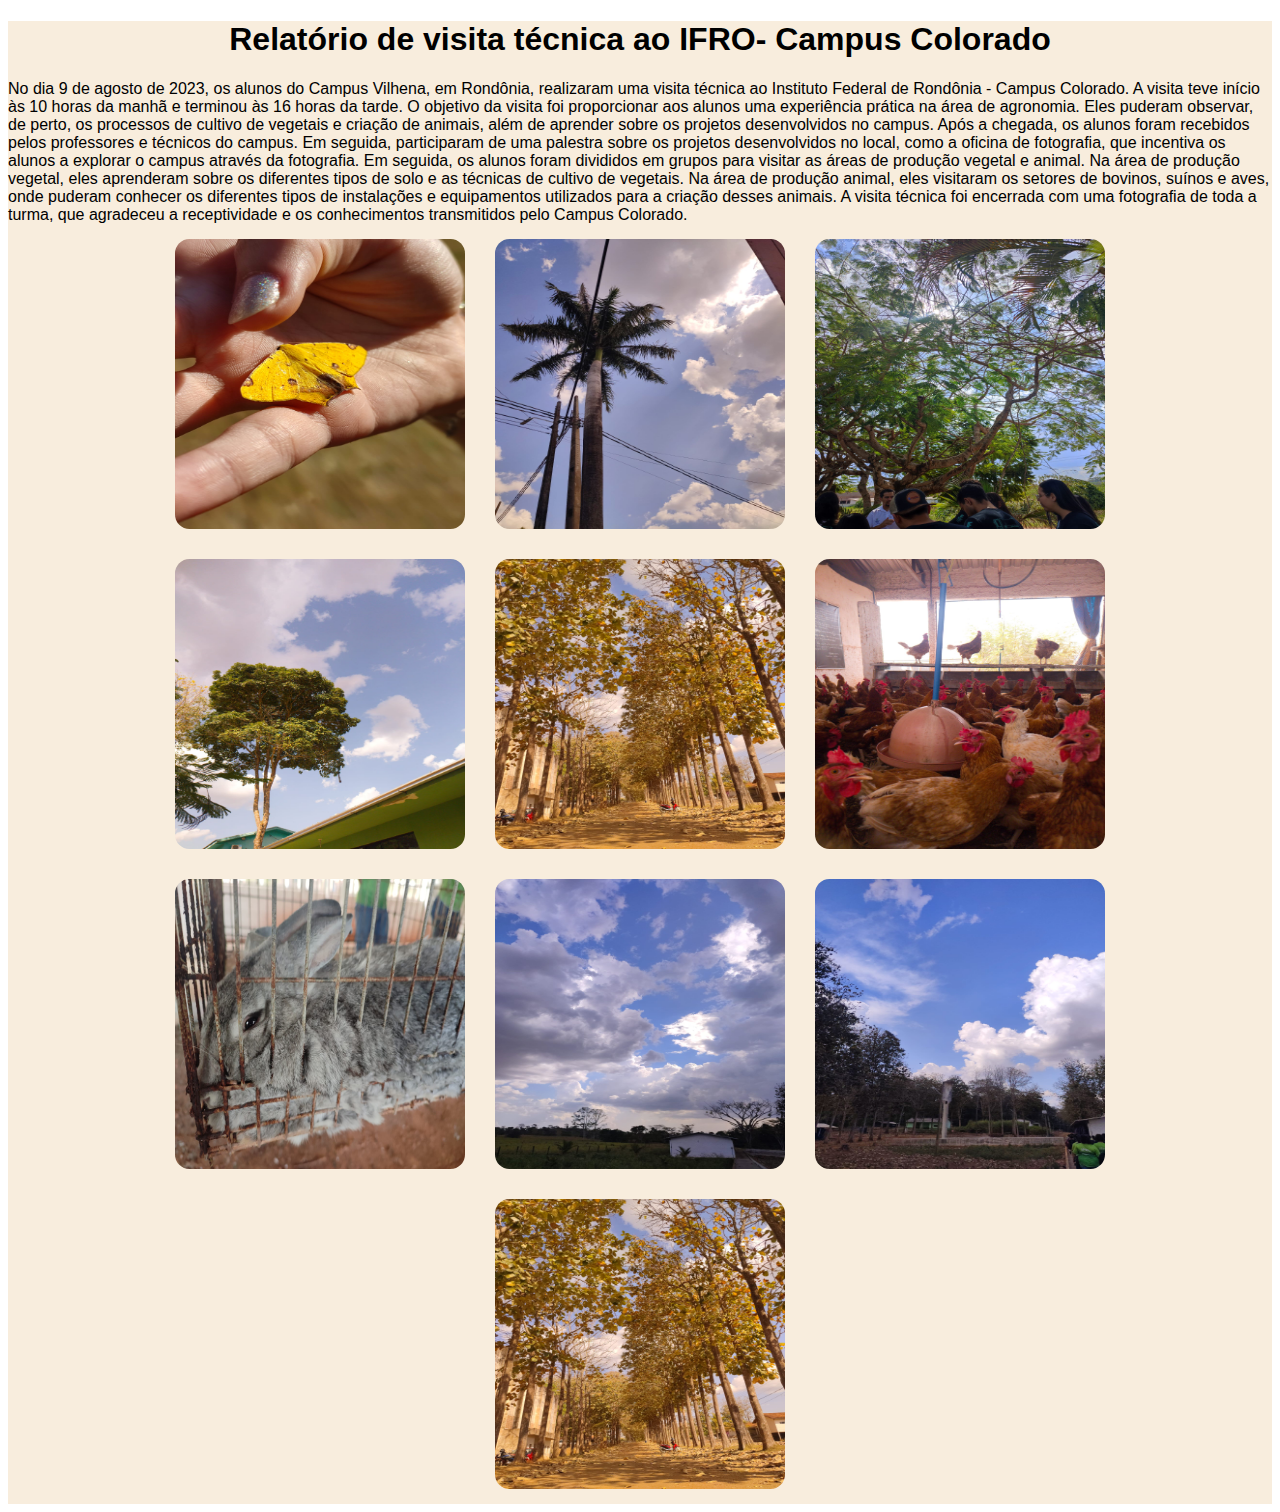
<file: galeria.html>
<!DOCTYPE html>
<html lang="en">
<head>
    <meta charset="UTF-8">
    <meta name="viewport" content="width=device-width, initial-scale=1.0">
    <link rel="shortcut icon" type="image/png" href="img/favicon.png">
    <link rel="stylesheet" href="galeria.css">
    <title>galeria</title>
</head>
<div class="titulo">
    <h1 align="center"> Relatório de visita técnica ao IFRO- Campus Colorado</h1>    

    No dia 9 de agosto de 2023, os alunos do Campus Vilhena, em Rondônia, realizaram uma visita técnica ao Instituto Federal de Rondônia - Campus Colorado. A visita teve início às 10 horas da manhã e terminou às 16 horas da tarde.
    O objetivo da visita foi proporcionar aos alunos uma experiência prática na área de agronomia. Eles puderam observar, de perto, os processos de cultivo de vegetais e criação de animais, além de aprender sobre os projetos desenvolvidos no campus.
    Após a chegada, os alunos foram recebidos pelos professores e técnicos do campus. Em seguida, participaram de uma palestra sobre os projetos desenvolvidos no local, como a oficina de fotografia, que incentiva os alunos a explorar o campus através da fotografia.       
    Em seguida, os alunos foram divididos em grupos para visitar as áreas de produção vegetal e animal. Na área de produção vegetal, eles aprenderam sobre os diferentes tipos de solo e as técnicas de cultivo de vegetais. Na área de produção animal, eles visitaram 
    os setores de bovinos, suínos e aves, onde puderam conhecer os diferentes tipos de instalações e equipamentos utilizados para a criação desses animais.
    A visita técnica foi encerrada com uma fotografia de toda a turma, que agradeceu a receptividade e os conhecimentos transmitidos pelo Campus Colorado.
</div>
<body>
    
<div class="gallery">
     <img src="imgaleria/img1.jpeg" alt="Imagem 1" onclick="openModal('img1.jpeg')">
     <img src="imgaleria/img2.jpeg" alt="Imagem 2" onclick="openModal('img2.jpeg')">
     <img src="imgaleria/img3.jpeg" alt="Imagem 3" onclick="openModal('img3.jpeg')">
     <img src="imgaleria/img4.jpeg" alt="Imagem 4" onclick="openModal('img4.jpeg')">
     <img src="imgaleria/img5.jpeg" alt="Imagem 5" onclick="openModal('img5.jpeg')">
     <img src="imgaleria/img6.jpeg" alt="Imagem 6" onclick="openModal('img6.jpeg')">
     <img src="imgaleria/img7.jpeg" alt="Imagem 7" onclick="openModal('img7.jpeg')">
     <img src="imgaleria/img8.jpeg" alt="Imagem 8" onclick="openModal('img8.jpeg')">
     <img src="imgaleria/img9.jpeg" alt="Imagem 9" onclick="openModal('img9.jpeg')">
     <img src="imgaleria/img10.jpeg" alt="Imagem 10" onclick="openModal('img10.jpeg')">
</div>

<div id="myModal" class="modal">
    <span class="close" onclick="closeModal()">&times;</span>
    <span class="next" onclick="nextImage()">&#10095;</span>
    <img class="modal-content" id="modalImage">
</div>
<script src="galeria.js"></script>
</body>
</html>
</file>
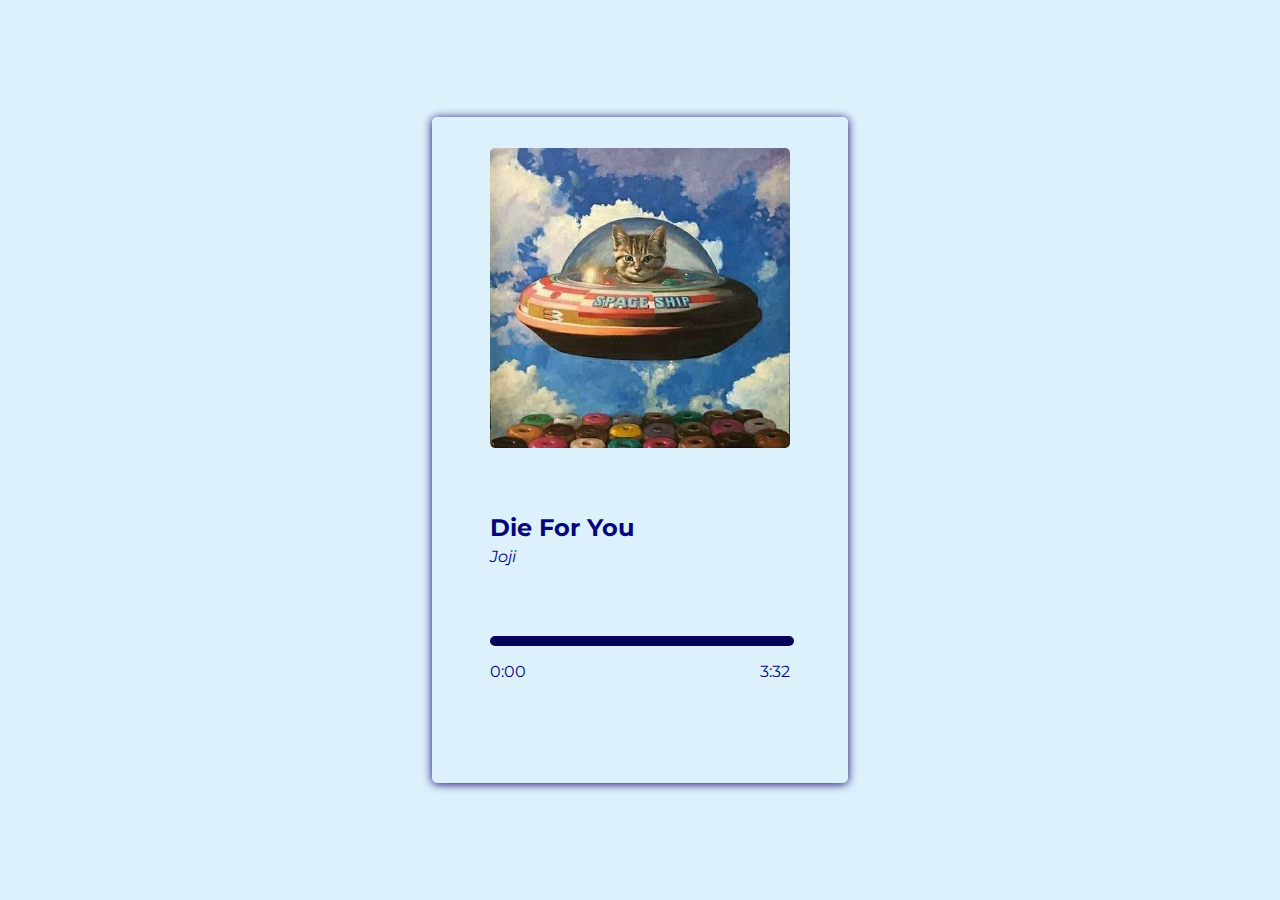
<file: radio.html>
<!DOCTYPE html>
<html lang="pt-br">
<head>
    <meta charset="UTF-8">
    <meta http-equiv="X-UA-Compatible" content="IE=edge">
    <meta name="viewport" content="width=device-width, initial-scale=1.0">
    <link rel="stylesheet" href="https://pro.fontawesome.com/releases/v5.10.0/css/all.css" integrity="sha384-AYmEC3Yw5cVb3ZcuHtOA93w35dYTsvhLPVnYs9eStHfGJvOvKxVfELGroGkvsg+p" crossorigin="anonymous"/>
    <link rel="preconnect" href="https://fonts.googleapis.com">
    <link rel="preconnect" href="https://fonts.gstatic.com" crossorigin>
    <link href="https://fonts.googleapis.com/css2?family=Montserrat&display=swap" rel="stylesheet">
    <link rel="stylesheet" href="radio.css">
    <title>Projeto Player Spotify</title>
</head>
<body>

    <div class="player">

        <img src="imgRadio/iradio.jpg">
    <div class="descricao">
        <h2>Die For You  </h2>
        <i>Joji</i>
    </div>
    <div class="duracao">
        <div class="barra">
            <progress value="0" max="1"></progress>
        </div>
        <div class="tempo">
            <p class="inicio">0:00</p>
            <p class="fim">3:40</p>
        </div>
    </div>
    <div class="player1">
        <i class="fas fa-step-backward setas anterior"></i>
        <i class="fas fa-play-circle botao-play"></i>
        <i class="fas fa-pause-circle botao-pause"></i>
        <i class="fas fa-step-forward setas proxima"></i>
    </div>

    </div>

    <audio src="mscRadio/Joji - Die For You.mp3"></audio>
    <script src="radio.js"></script>
</body>
</html>
</file>
<file: galeria.css>
body {
    font-family: Arial, sans-serif;
}

.titulo {
     background-color: rgb(248, 237, 221);
     height: 30%;
}


.gallery {
    display: flex;
    flex-wrap: wrap;
    justify-content: center;
    background-color: rgb(248, 237, 221);
}

.gallery img {
     width: 290px;
     height: 290px;
     margin: 15px;
     cursor: pointer;
     transition: transform 0.3s;
     border-radius: 5%;
     border-radius: 5%;
     border-color: bisque;
}

.gallery img:hover {
    transform: scale(1.1);
}

.modal 
{
     display: none;
     position: fixed;
     z-index: 1;
     padding-top: 50px;
     left: 0;
     top: 0;
     width: 100%;
     height: 100%;
     background-color: rgba(0, 0, 0, 0.9);
     text-align: center;
}

.modal-content 
{
     margin: auto;
     display: block;
     max-width: 100%;
     max-height: 80%;
}

.modal img {
     height: auto;
}

.close 
{
     position: absolute;
     top: 20px;
     right: 20px;
     font-size: 30px;
     color: #fff;
     cursor: pointer;
}

.next 
{
     position: absolute;
     top: 50%;
     right: 20px;
     font-size: 30px;
     color: #fff;
     cursor: pointer;
     transform: translateY(-50%);
}
</file>
<file: radio.css>
body, html {
  margin: 0;
  padding: 0;
  display: flex;
  flex-direction: column;
  align-items: center;
  justify-content: center;
  height: 100vh;
  background-color: #dcf1fc;
  color: #05057c;
  font-family: 'Montserrat', sans-serif;
  border-radius: 20px;}

img {
  width: 300px;
  height: 300px;
  border-radius: 5px;
  border: 2px #050558;
}

.descricao {
  width: 300px;
}

h2 {
  margin-bottom: 5px;
}

.duracao {
  width: 300px;
  margin-top: 25px;
}

.barra {
  width: 300px;
  height: 6px;
  border: 2px solid #0b025f;
  background-color: #050558;
  border-radius: 5px;
  display: flex;
  align-items: center;
  justify-content: flex-start;
}

progress {
  height: 6px;
  width: 0;
  background-color: #050558;
}


.tempo {
  display: flex;
  width: 300px;
  justify-content: space-between;
}

.player1 {
  width: 300px;
  display: flex;
  justify-content: space-around;
  align-items: center;
  flex-direction: row;
  margin-bottom: 10px;
}

.botao-play, .botao-pause {
  font-size: 50px;
  cursor: pointer;
}

.setas {
  font-size: 40px;
  cursor: pointer;
}

.botao-pause {
  display: none;
}

.player {
  display: flex;
  align-items: center;
  justify-content: space-around;
  flex-direction: column;
  width: 400px;
  height: 650px;
  margin: 10px;
  box-shadow: 0 1px 10px rgb(18, 2, 107);
  padding: 8px;
  border-radius: 5px;
}
</file>
